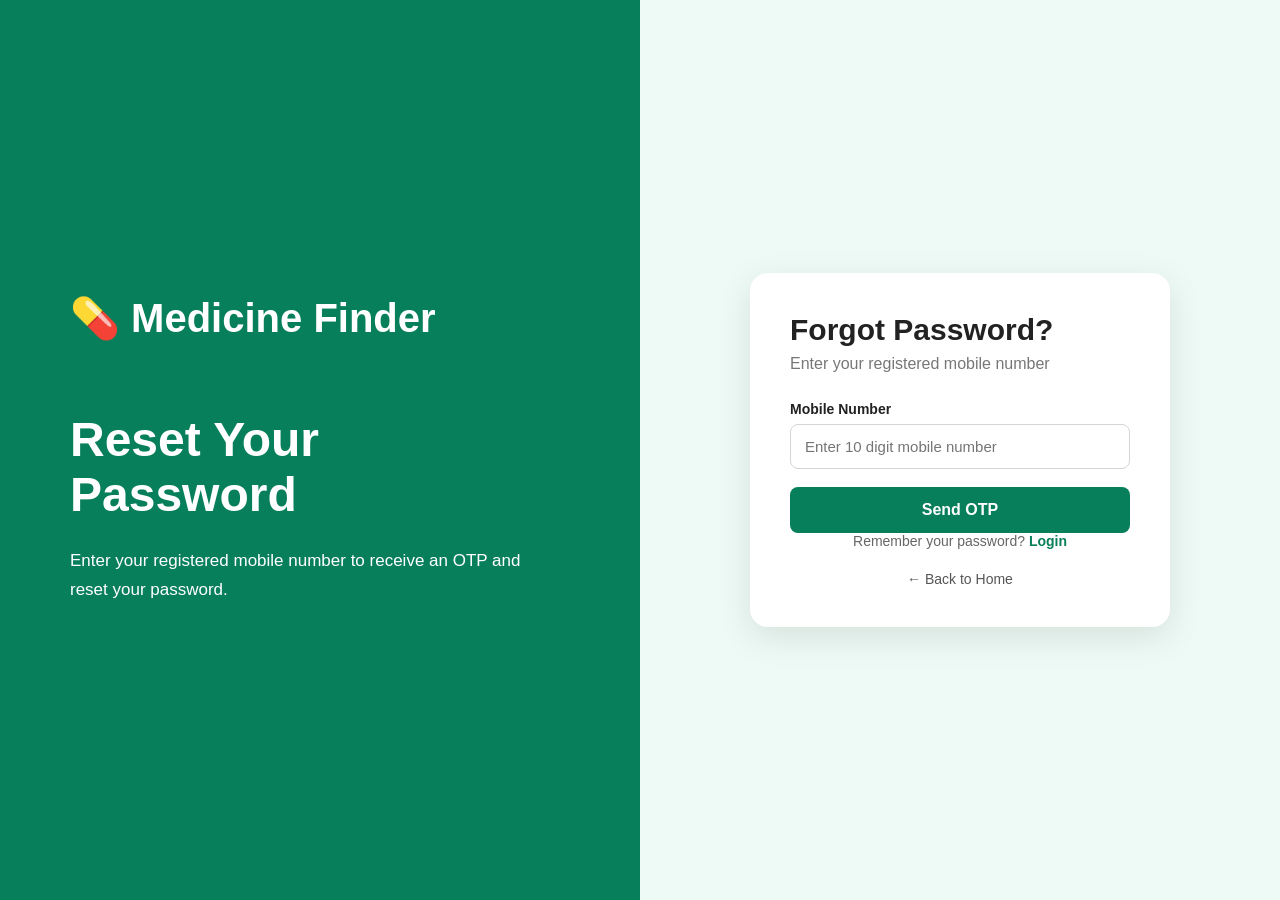
<file: ForgetPassword.html>
<!DOCTYPE html>
<html lang="en">
<head>
    <meta charset="UTF-8">
    <meta name="viewport" content="width=device-width, initial-scale=1.0">

    <title>Forgot Password | Medicine Finder</title>

    <link rel="stylesheet" href="Auth.css">
</head>

<body>

<div class="auth-container">

    <div class="auth-left">
        <div class="logo">💊 Medicine Finder</div>

        <h1>Reset Your<br>Password</h1>

        <p>
            Enter your registered mobile number
            to receive an OTP and reset your password.
        </p>
    </div>


    <div class="auth-right">

        <div class="form-box">

            <h2>Forgot Password?</h2>

            <p class="subtitle">
                Enter your registered mobile number
            </p>

            <form action="VerifyOTP.html">

                <label>Mobile Number</label>

                <input
                    type="tel"
                    placeholder="Enter 10 digit mobile number"
                    maxlength="10"
                    required
                >

                <button type="submit">
                    Send OTP
                </button>

            </form>

            <p class="register-text">
                Remember your password?
                <a href="Login.html">Login</a>
            </p>

            <a href="Home.html" class="back-home">
                ← Back to Home
            </a>

        </div>

    </div>

</div>

</body>
</html>
</file>
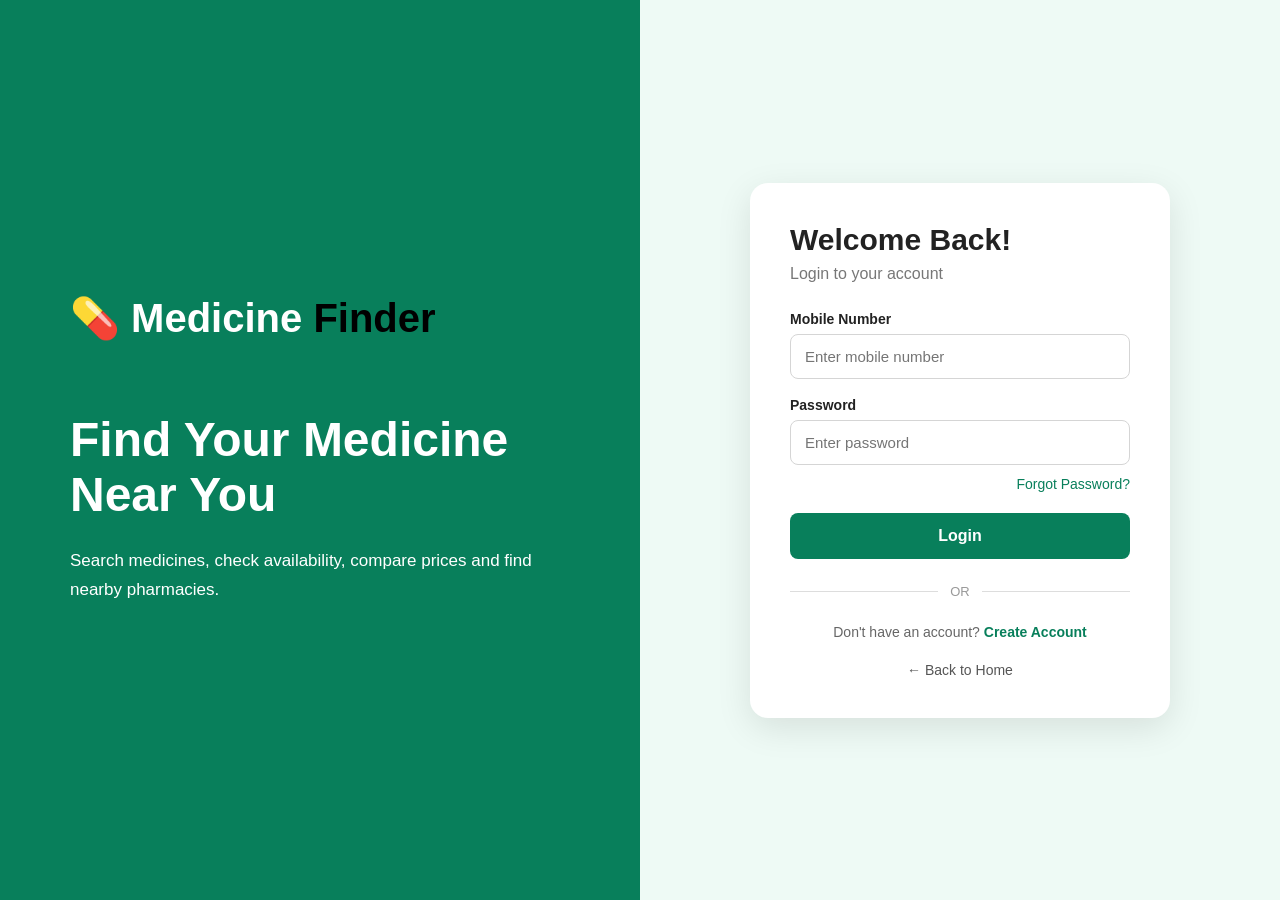
<file: Login.html>
<!DOCTYPE html>
<html lang="en">
<head>
    <meta charset="UTF-8">
    <meta name="viewport" content="width=device-width, initial-scale=1.0">

    <title>Login | Medicine Availability Finder</title>

    <link rel="stylesheet" href="Auth.css">
</head>

<body>

    <div class="auth-container">

        <!-- Left Side -->
        <div class="auth-left">
            <div class="logo">
                💊 Medicine <span>Finder</span>
            </div>

            <h1>Find Your Medicine<br>Near You</h1>

            <p>
                Search medicines, check availability,
                compare prices and find nearby pharmacies.
            </p>
        </div>


        <!-- Right Side -->
        <div class="auth-right">

            <div class="form-box">

                <h2>Welcome Back!</h2>

                <p class="subtitle">
                    Login to your account
                </p>

                <form>

                    <label>Mobile Number</label>
                    <input
                        type="tel"
                        placeholder="Enter mobile number"
                        required
                    >

                    <label>Password</label>
                    <input
                        type="password"
                        placeholder="Enter password"
                        required
                    >

                    <div class="forgot">
                        <a href="ForgetPassword.html">Forgot Password?</a>
                    </div>

                    <button type="submit">
                        Login
                    </button>

                </form>

                <div class="divider">
                    <span>OR</span>
                </div>

                <p class="register-text">
                    Don't have an account?
                    <a href="SignIn.html">Create Account</a>
                </p>

                <a href="Home.html" class="back-home">
                    ← Back to Home
                </a>

            </div>

        </div>

    </div>

</body>
</html>
</file>
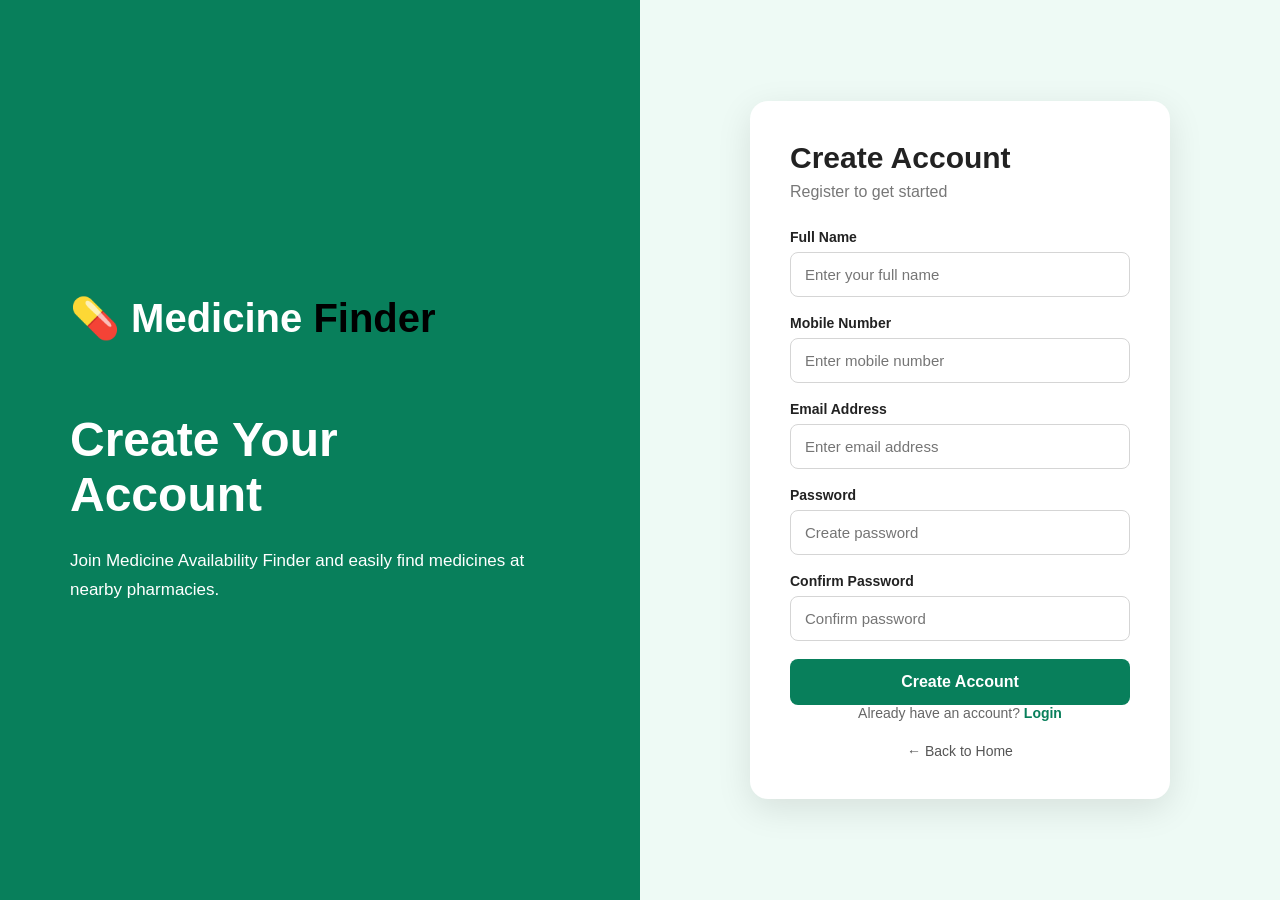
<file: SignIn.html>
<!DOCTYPE html>
<html lang="en">
<head>
    <meta charset="UTF-8">
    <meta name="viewport" content="width=device-width, initial-scale=1.0">

    <title>Register | Medicine Availability Finder</title>

    <link rel="stylesheet" href="Auth.css">
</head>

<body>

    <div class="auth-container">

        <!-- Left Side -->
        <div class="auth-left">

            <div class="logo">
                💊 Medicine <span>Finder</span>
            </div>

            <h1>Create Your<br>Account</h1>

            <p>
                Join Medicine Availability Finder and
                easily find medicines at nearby pharmacies.
            </p>

        </div>


        <!-- Right Side -->
        <div class="auth-right">

            <div class="form-box">

                <h2>Create Account</h2>

                <p class="subtitle">
                    Register to get started
                </p>

                <form>

                    <label>Full Name</label>
                    <input
                        type="text"
                        placeholder="Enter your full name"
                        required
                    >

                    <label>Mobile Number</label>
                    <input
                        type="tel"
                        placeholder="Enter mobile number"
                        required
                    >

                    <label>Email Address</label>
                    <input
                        type="email"
                        placeholder="Enter email address"
                        required
                    >

                    <label>Password</label>
                    <input
                        type="password"
                        placeholder="Create password"
                        required
                    >

                    <label>Confirm Password</label>
                    <input
                        type="password"
                        placeholder="Confirm password"
                        required
                    >

                    <button type="submit">
                        Create Account
                    </button>

                </form>

                <p class="register-text">
                    Already have an account?
                    <a href="Login.html">Login</a>
                </p>

                <a href="Home.html" class="back-home">
                    ← Back to Home
                </a>

            </div>

        </div>

    </div>

</body>
</html>
</file>
<file: Auth.css>
* {
    margin: 0;
    padding: 0;
    box-sizing: border-box;
}

body {
    font-family: Arial, sans-serif;
    background: #eefaf5;
    color: #222;
}


/* Main Container */

.auth-container {
    min-height: 100vh;
    display: flex;
}


/* Left Section */

.auth-left {
    width: 50%;
    background: #087f5b;
    color: white;

    display: flex;
    flex-direction: column;
    justify-content: center;

    padding: 70px;
}

.logo {
    font-size: 40px;
    font-weight: bold;
    margin-bottom: 70px;
}
.logo span{
    color: #000;
}
.auth-left h1 {
    font-size: 48px;
    line-height: 1.15;
    margin-bottom: 25px;
}

.auth-left p {
    font-size: 17px;
    line-height: 1.7;
    max-width: 480px;
}


/* Right Section */

.auth-right {
    width: 50%;

    display: flex;
    justify-content: center;
    align-items: center;

    padding: 40px;
}


/* Form Box */

.form-box {
    width: 420px;
    background: white;

    padding: 40px;

    border-radius: 18px;

    box-shadow: 0 10px 35px rgba(0, 0, 0, 0.10);
}

.form-box h2 {
    font-size: 30px;
    margin-bottom: 8px;
}

.subtitle {
    color: #777;
    margin-bottom: 28px;
}


/* Labels */

label {
    display: block;

    font-size: 14px;
    font-weight: 600;

    margin-bottom: 7px;
}


/* Inputs */

input {
    width: 100%;

    padding: 13px 14px;

    margin-bottom: 18px;

    border: 1px solid #d5d5d5;
    border-radius: 8px;

    font-size: 15px;

    outline: none;
}

input:focus {
    border-color: #087f5b;
}


/* Forgot Password */

.forgot {
    text-align: right;
    margin-top: -8px;
    margin-bottom: 20px;
}

.forgot a {
    color: #087f5b;
    text-decoration: none;
    font-size: 14px;
}


/* Button */

button {
    width: 100%;

    padding: 14px;

    border: none;
    border-radius: 8px;

    background: #087f5b;
    color: white;

    font-size: 16px;
    font-weight: bold;

    cursor: pointer;
}

button:hover {
    background: #066b4d;
}


/* Divider */

.divider {
    display: flex;
    align-items: center;

    margin: 25px 0;

    color: #999;
}

.divider::before,
.divider::after {
    content: "";

    flex: 1;

    height: 1px;

    background: #ddd;
}

.divider span {
    padding: 0 12px;
    font-size: 13px;
}


/* Register Text */

.register-text {
    text-align: center;

    color: #666;

    font-size: 14px;
}

.register-text a {
    color: #087f5b;
    font-weight: bold;

    text-decoration: none;
}


/* Back Home */

.back-home {
    display: block;

    text-align: center;

    margin-top: 22px;

    color: #555;

    text-decoration: none;

    font-size: 14px;
}

/* Responsive */

@media (max-width: 800px) {

    .auth-container {
        flex-direction: column;
    }

    .auth-left {
        width: 100%;
        padding: 40px 30px;
    }

    .auth-left h1 {
        font-size: 36px;
    }

    .logo {
        margin-bottom: 30px;
    }

    .auth-right {
        width: 100%;
        padding: 30px 20px;
    }

    .form-box {
        width: 100%;
        max-width: 420px;
    }
}

/* Success Page */

.success-box {
    text-align: center;
}

.success-icon {
    width: 70px;
    height: 70px;

    margin: 0 auto 20px;

    display: flex;
    align-items: center;
    justify-content: center;

    border-radius: 50%;

    background: #e8f8f1;
    color: #087f5b;

    font-size: 40px;
    font-weight: bold;
}

.success-box h2 {
    margin-bottom: 12px;
}

.success-box button {
    margin-top: 10px;
}
</file>
